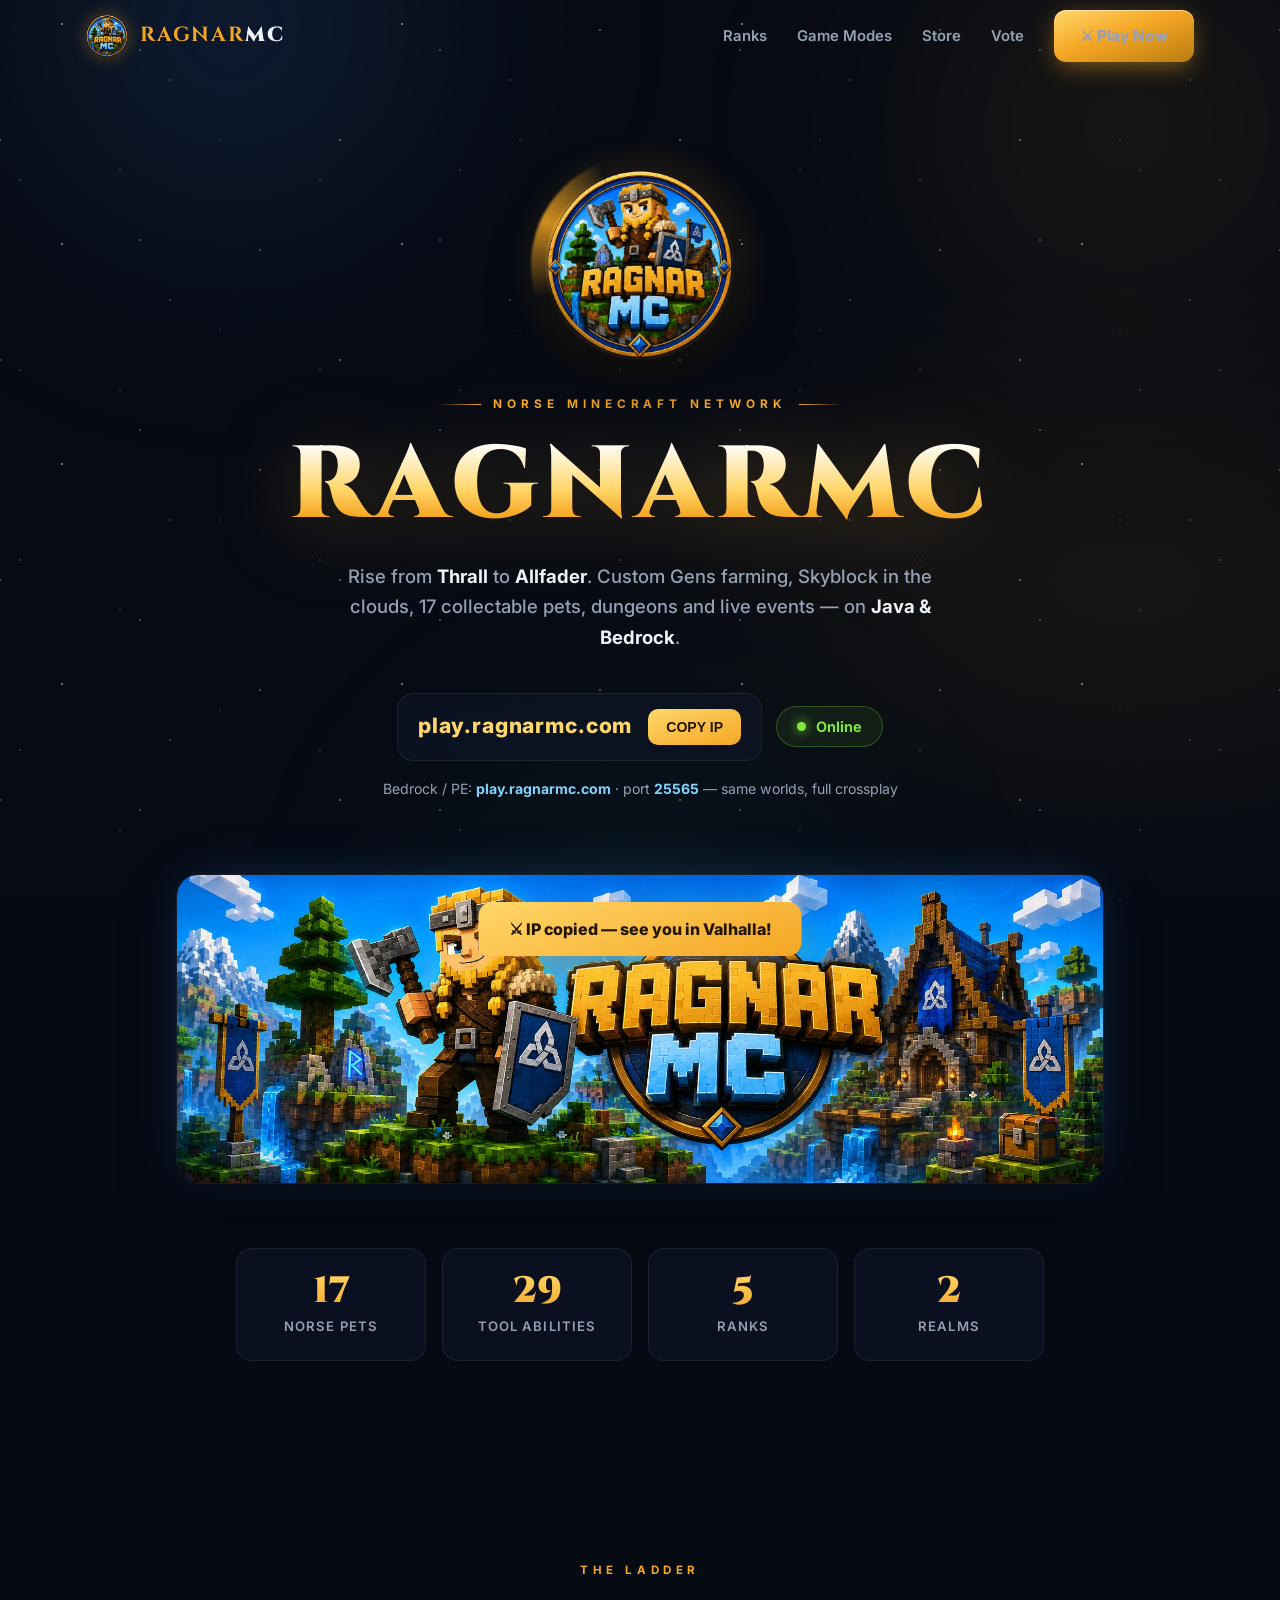
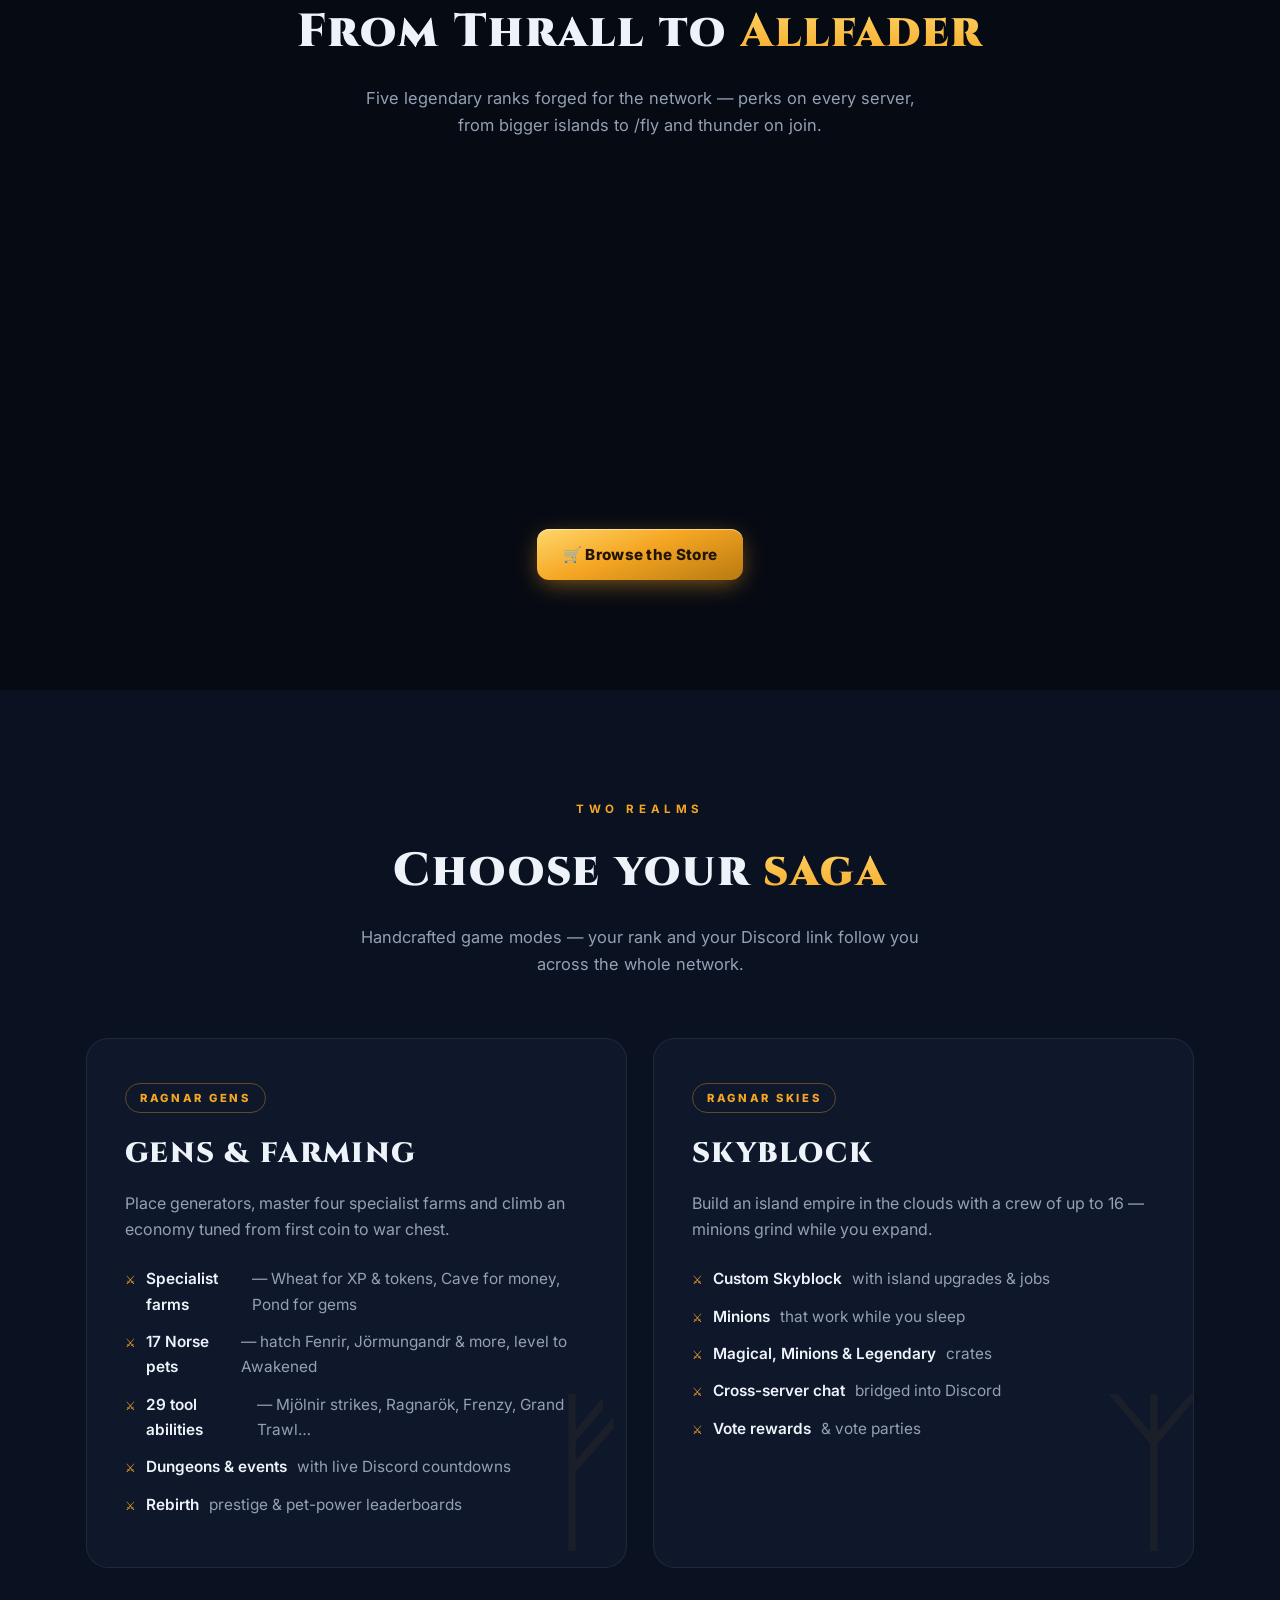
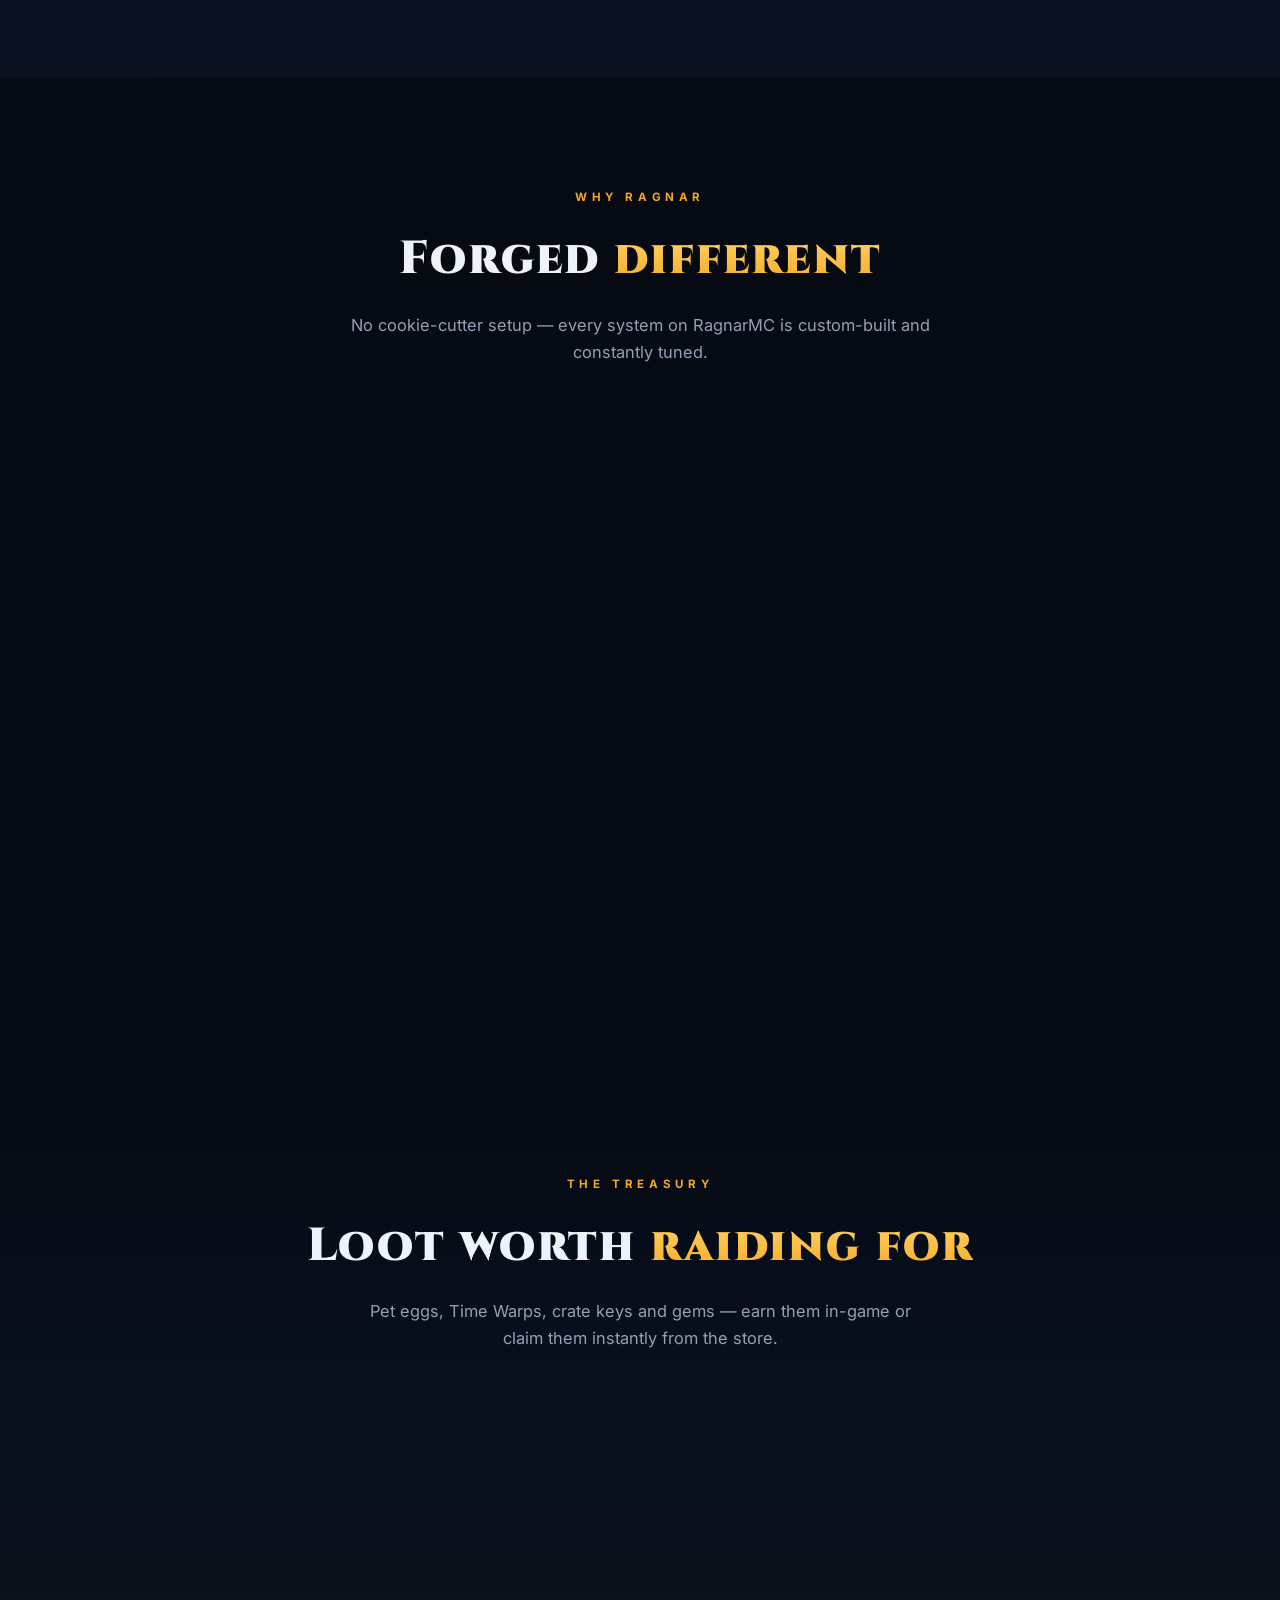
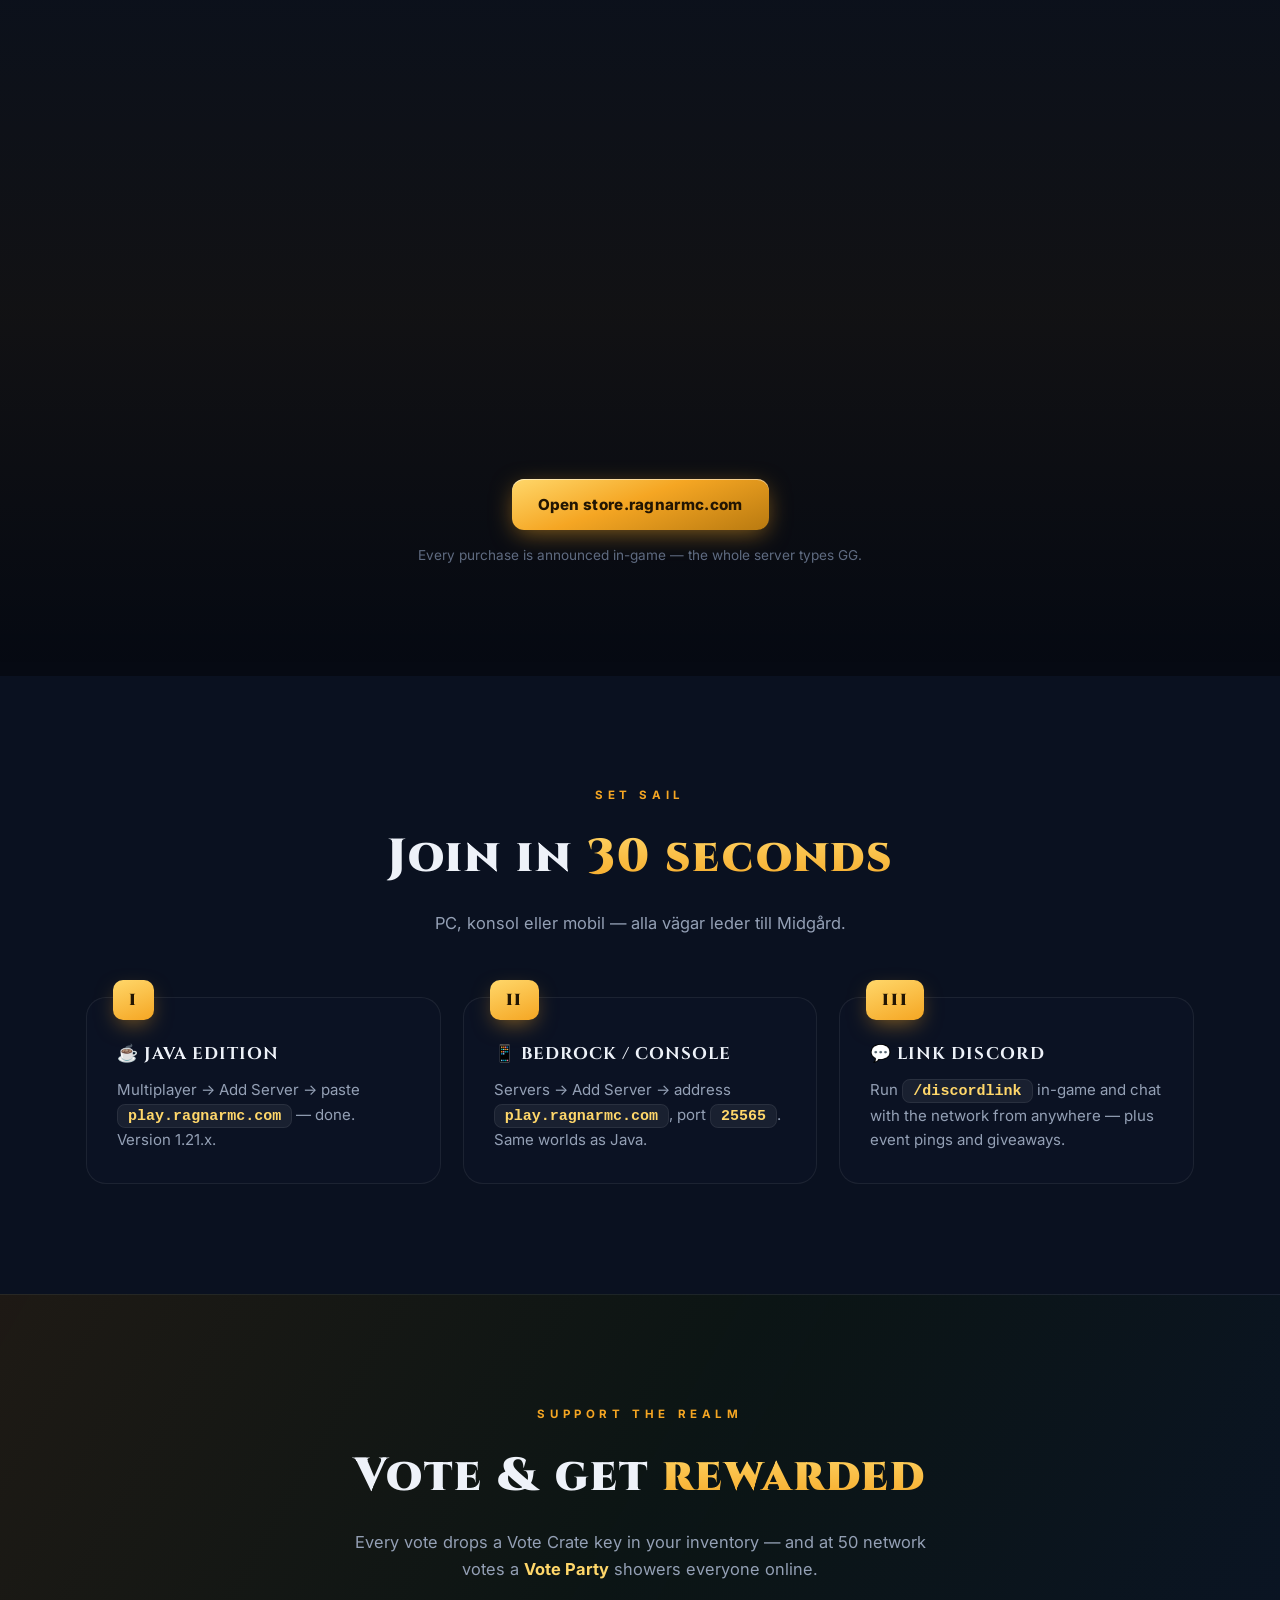
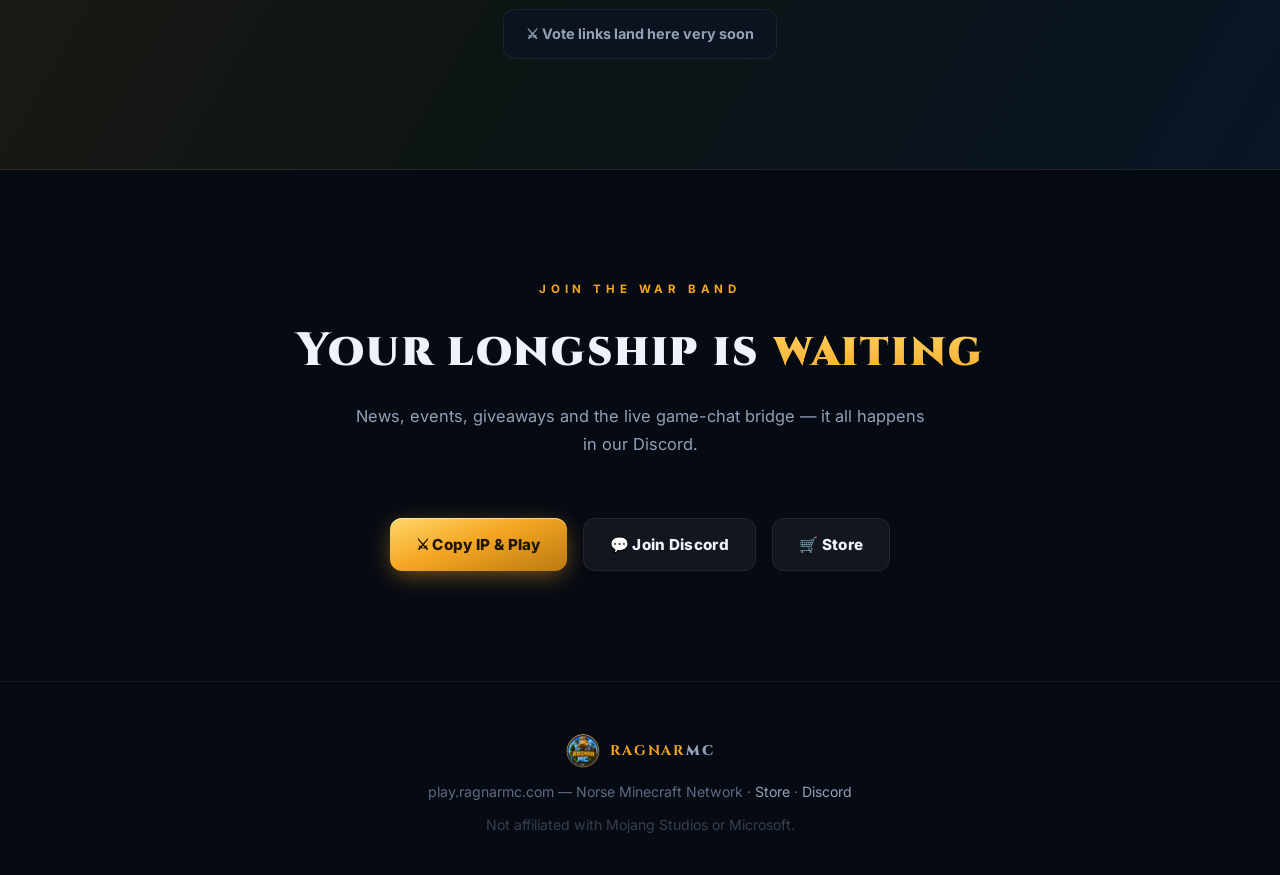
<file: index.html>
<!DOCTYPE html>
<html lang="en">
<head>
<meta charset="UTF-8">
<meta name="viewport" content="width=device-width, initial-scale=1.0">
<title>RagnarMC — Norse Minecraft Server | Gens, Skyblock &amp; Pets (Java + Bedrock)</title>
<meta name="description" content="Join RagnarMC, the Norse-themed Minecraft server. Custom Gens farming, Skyblock, 17 collectable pets, dungeons, crates and live events. Java &amp; Bedrock crossplay — IP: play.ragnarmc.com">
<meta name="keywords" content="minecraft server, minecraft gens server, minecraft skyblock server, norse minecraft server, minecraft pets server, bedrock minecraft server, crossplay minecraft server, ragnarmc, play.ragnarmc.com">
<meta name="author" content="RagnarMC">
<meta name="robots" content="index, follow, max-image-preview:large">
<meta name="theme-color" content="#060a13">
<link rel="canonical" href="https://www.ragnarmc.com/">
<link rel="icon" type="image/png" sizes="32x32" href="assets/favicon-32.png">
<link rel="apple-touch-icon" sizes="180x180" href="assets/apple-touch-icon.png">
<link rel="manifest" href="site.webmanifest">
<link rel="dns-prefetch" href="https://api.mcsrvstat.us">
<link rel="preload" as="image" href="assets/logo.webp" fetchpriority="high">
<link rel="preload" as="image" href="assets/banner.webp">

<!-- Open Graph -->
<meta property="og:site_name" content="RagnarMC">
<meta property="og:title" content="RagnarMC — Norse Minecraft Server | Gens, Skyblock &amp; Pets">
<meta property="og:description" content="Rise from Thrall to Allfader. Custom Gens farming, Skyblock, 17 collectable pets, dungeons &amp; live events. Java + Bedrock — play.ragnarmc.com">
<meta property="og:image" content="https://vertidag-cell.github.io/ragnarmc-web/assets/og-card.jpg">
<meta property="og:image:width" content="1200">
<meta property="og:image:height" content="630">
<meta property="og:image:alt" content="RagnarMC — Norse Minecraft world banner">
<meta property="og:url" content="https://www.ragnarmc.com/">
<meta property="og:type" content="website">
<meta property="og:locale" content="en_US">

<!-- Twitter -->
<meta name="twitter:card" content="summary_large_image">
<meta name="twitter:title" content="RagnarMC — Norse Minecraft Server">
<meta name="twitter:description" content="Custom Gens • Skyblock • 17 Pets • Dungeons • Events. Java + Bedrock crossplay — play.ragnarmc.com">
<meta name="twitter:image" content="https://vertidag-cell.github.io/ragnarmc-web/assets/og-card.jpg">

<!-- Structured data -->
<script type="application/ld+json">{"@context":"https://schema.org","@graph":[{"@type":"WebSite","@id":"https://www.ragnarmc.com/#website","name":"RagnarMC","url":"https://www.ragnarmc.com/","description":"Norse-themed Minecraft network with custom Gens, Skyblock, pets and events.","publisher":{"@id":"https://www.ragnarmc.com/#org"}},{"@type":"Organization","@id":"https://www.ragnarmc.com/#org","name":"RagnarMC","url":"https://www.ragnarmc.com/","logo":"https://vertidag-cell.github.io/ragnarmc-web/assets/logo.webp","sameAs":["https://discord.gg/FnFb5zNdnD","https://store.ragnarmc.com"]},{"@type":"VideoGame","name":"RagnarMC","url":"https://www.ragnarmc.com/","image":"https://vertidag-cell.github.io/ragnarmc-web/assets/banner.webp","description":"Norse Minecraft network featuring custom Gens farming, Skyblock, 17 collectable pets, dungeons, crates and live server events. Java and Bedrock crossplay.","genre":["Sandbox","Survival","Economy"],"gamePlatform":["Minecraft: Java Edition","Minecraft: Bedrock Edition"],"playMode":"MultiPlayer","operatingSystem":"Windows, macOS, Linux, Android, iOS, Xbox, PlayStation, Nintendo Switch","applicationCategory":"Game","offers":{"@type":"Offer","price":"0","priceCurrency":"USD"}},{"@type":"FAQPage","mainEntity":[{"@type":"Question","name":"What is the RagnarMC server IP?","acceptedAnswer":{"@type":"Answer","text":"The IP is play.ragnarmc.com for both Java and Bedrock. Bedrock players use port 25565."}},{"@type":"Question","name":"Does RagnarMC support Bedrock and crossplay?","acceptedAnswer":{"@type":"Answer","text":"Yes. RagnarMC supports full crossplay - Java and Bedrock players share the same worlds. Connect with play.ragnarmc.com, port 25565 on Bedrock."}},{"@type":"Question","name":"What game modes does RagnarMC have?","acceptedAnswer":{"@type":"Answer","text":"RagnarMC features two custom modes: Ragnar Gens (generator farming with 17 pets, tool abilities, dungeons and rebirth) and Ragnar Skies (custom Skyblock with minions, island teams and crates)."}},{"@type":"Question","name":"What Minecraft version does RagnarMC run?","acceptedAnswer":{"@type":"Answer","text":"RagnarMC runs on Minecraft 1.21.x for both Java and Bedrock editions."}}]}]}</script>
<link rel="icon" type="image/webp" href="assets/logo.webp">
<link rel="preconnect" href="https://fonts.googleapis.com">
<link rel="preconnect" href="https://fonts.gstatic.com" crossorigin>
<link href="https://fonts.googleapis.com/css2?family=Cinzel:wght@600;700;900&family=Inter:wght@400;500;600;700;800&display=swap" rel="stylesheet">
<style>
:root{
  --bg:#060a13; --bg-2:#0a1120; --panel:rgba(13,20,36,.72); --panel-2:rgba(17,26,46,.85);
  --line:rgba(255,255,255,.07); --line-hi:rgba(245,166,35,.45);
  --gold:#f5a623; --gold-2:#ffd76a; --gold-3:#b97a10;
  --blue:#3f8fff; --blue-2:#7fd4ff; --green:#7ee83b; --pink:#ff4fa0;
  --txt:#eef2f9; --dim:#94a0b5; --dim-2:#5f6b80;
  --r:18px; --shadow:0 24px 60px -12px rgba(0,0,0,.55);
}
*{margin:0;padding:0;box-sizing:border-box}
::selection{background:rgba(245,166,35,.35)}
html{scroll-behavior:smooth}
body{background:var(--bg);color:var(--txt);font-family:'Inter',sans-serif;line-height:1.65;overflow-x:hidden;
  background-image:
    radial-gradient(1100px 640px at 50% -12%, rgba(63,143,255,.10), transparent 62%),
    radial-gradient(900px 520px at 88% 8%, rgba(245,166,35,.07), transparent 60%),
    radial-gradient(700px 700px at 4% 40%, rgba(63,143,255,.05), transparent 60%);
}
h1,h2,h3,.display{font-family:'Cinzel',serif}
a{text-decoration:none;color:var(--gold-2)}
img{max-width:100%;display:block}
.wrap{max-width:1160px;margin:0 auto;padding:0 26px}

/* ─── grain + embers ─── */
.grain{position:fixed;inset:0;z-index:60;pointer-events:none;opacity:.05;mix-blend-mode:overlay;
  background-image:url("data:image/svg+xml,%3Csvg xmlns='http://www.w3.org/2000/svg' width='140' height='140'%3E%3Cfilter id='n'%3E%3CfeTurbulence type='fractalNoise' baseFrequency='0.85' numOctaves='2'/%3E%3C/filter%3E%3Crect width='100%25' height='100%25' filter='url(%23n)'/%3E%3C/svg%3E")}
.sky{position:fixed;inset:0;z-index:0;pointer-events:none;overflow:hidden}
.aurora{position:absolute;width:52vw;height:52vw;min-width:560px;min-height:560px;border-radius:50%;filter:blur(90px);opacity:.5;mix-blend-mode:screen;will-change:transform}
.a1{top:-24vw;left:-8vw;background:radial-gradient(circle,rgba(63,143,255,.32),transparent 65%);animation:drift1 34s ease-in-out infinite alternate}
.a2{top:-16vw;right:-14vw;background:radial-gradient(circle,rgba(245,166,35,.20),transparent 65%);animation:drift2 41s ease-in-out infinite alternate}
.a3{bottom:-30vw;left:24vw;background:radial-gradient(circle,rgba(46,220,180,.14),transparent 65%);animation:drift3 47s ease-in-out infinite alternate}
@keyframes drift1{to{transform:translate(14vw,10vh) scale(1.25)}}
@keyframes drift2{to{transform:translate(-12vw,14vh) scale(1.15) rotate(20deg)}}
@keyframes drift3{to{transform:translate(-10vw,-12vh) scale(1.3)}}
.stars,.stars2{position:absolute;inset:-50%;background-repeat:repeat}
.stars{background-image:radial-gradient(1.4px 1.4px at 22px 34px,rgba(255,255,255,.8),transparent),radial-gradient(1px 1px at 130px 90px,rgba(255,255,255,.55),transparent),radial-gradient(1.2px 1.2px at 220px 40px,rgba(200,225,255,.7),transparent),radial-gradient(1px 1px at 80px 180px,rgba(255,255,255,.4),transparent),radial-gradient(1.6px 1.6px at 300px 150px,rgba(255,220,150,.6),transparent);background-size:340px 220px;animation:starDrift 160s linear infinite}
.stars2{background-image:radial-gradient(1px 1px at 60px 60px,rgba(255,255,255,.5),transparent),radial-gradient(1.3px 1.3px at 180px 120px,rgba(180,215,255,.6),transparent),radial-gradient(1px 1px at 260px 20px,rgba(255,255,255,.35),transparent);background-size:300px 190px;animation:starDrift 220s linear infinite reverse,twinkle 5s ease-in-out infinite}
@keyframes starDrift{to{transform:translate(340px,220px)}}
@keyframes twinkle{50%{opacity:.35}}
.embers{position:fixed;inset:0;z-index:0;pointer-events:none;overflow:hidden}
.embers span{position:absolute;bottom:-12px;width:4px;height:4px;border-radius:50%;
  background:radial-gradient(circle,var(--gold-2),transparent 70%);
  animation:rise linear infinite;opacity:0}
.embers span.blue{background:radial-gradient(circle,var(--blue-2),transparent 70%)}
@keyframes rise{
  0%{transform:translateY(0) translateX(0) scale(1);opacity:0}
  8%{opacity:.85}
  60%{opacity:.5}
  100%{transform:translateY(-108vh) translateX(var(--sway,30px)) scale(.35);opacity:0}
}

/* ─── nav ─── */
nav{position:fixed;top:0;left:0;right:0;z-index:50;transition:background .3s,border-color .3s;border-bottom:1px solid transparent}
nav.scrolled{background:rgba(6,10,19,.86);backdrop-filter:blur(16px);border-color:var(--line)}
nav .wrap{display:flex;align-items:center;justify-content:space-between;height:72px}
.brand{display:flex;align-items:center;gap:12px;font-family:'Cinzel',serif;font-weight:900;font-size:1.28rem;letter-spacing:.1em;color:var(--txt)}
.brand img{width:42px;height:42px;border-radius:50%;box-shadow:0 0 18px rgba(245,166,35,.35)}
.brand b{color:var(--gold)}
.navlinks{display:flex;gap:30px;align-items:center;font-size:.93rem;font-weight:600}
.navlinks>a{color:var(--dim);transition:color .2s;position:relative}
.navlinks>a:hover{color:var(--gold-2)}
.btn{display:inline-flex;align-items:center;gap:10px;padding:13px 26px;border-radius:12px;font-weight:800;font-size:.95rem;letter-spacing:.02em;cursor:pointer;border:none;transition:transform .16s cubic-bezier(.2,.9,.3,1.4),box-shadow .25s,border-color .2s}
.btn-gold{background:linear-gradient(160deg,var(--gold-2) 0%,var(--gold) 45%,var(--gold-3) 100%);color:#221503;box-shadow:0 6px 24px -4px rgba(245,166,35,.55),inset 0 1px 0 rgba(255,255,255,.5)}
.btn-gold:hover{transform:translateY(-2px) scale(1.02);box-shadow:0 12px 34px -6px rgba(245,166,35,.7),inset 0 1px 0 rgba(255,255,255,.5)}
.btn-glass{background:rgba(255,255,255,.05);color:var(--txt);border:1px solid var(--line);backdrop-filter:blur(8px)}
.btn-glass:hover{border-color:var(--line-hi);color:var(--gold-2);transform:translateY(-2px)}

/* ─── hero ─── */
header{position:relative;padding:170px 0 90px;text-align:center;z-index:1}
.hero-logo{width:190px;height:190px;margin:0 auto 26px;border-radius:50%;position:relative;animation:float 7s ease-in-out infinite}
.hero-logo img{border-radius:50%;position:relative;z-index:2;box-shadow:0 30px 70px -18px rgba(0,0,0,.8)}
.hero-logo::before{content:"";position:absolute;inset:-14px;border-radius:50%;
  background:conic-gradient(from 0deg,transparent 0 70%,rgba(245,166,35,.9) 82%,transparent 94%);
  animation:spin 6s linear infinite;filter:blur(1px)}
.hero-logo::after{content:"";position:absolute;inset:-46px;border-radius:50%;z-index:-1;
  background:radial-gradient(circle,rgba(245,166,35,.28),transparent 66%)}
@keyframes float{50%{transform:translateY(-14px)}}
@keyframes spin{to{transform:rotate(360deg)}}
.kicker{display:inline-flex;align-items:center;gap:12px;color:var(--gold);font-weight:700;letter-spacing:.42em;font-size:.74rem;text-transform:uppercase;margin-bottom:20px}
.kicker::before,.kicker::after{content:"";width:44px;height:1px;background:linear-gradient(90deg,transparent,var(--gold))}
.kicker::after{background:linear-gradient(90deg,var(--gold),transparent)}
h1.title{font-size:clamp(3.2rem,9.5vw,6.4rem);font-weight:900;letter-spacing:.05em;line-height:1.02;
  background:linear-gradient(180deg,#fff 8%,var(--gold-2) 52%,var(--gold) 78%,var(--gold-3));
  -webkit-background-clip:text;background-clip:text;color:transparent;
  filter:drop-shadow(0 10px 40px rgba(245,166,35,.28));position:relative}
.tagline{color:var(--dim);font-size:1.16rem;max-width:600px;margin:22px auto 40px;font-weight:500}
.tagline b{color:var(--txt)}
.ip-row{display:flex;flex-wrap:wrap;gap:14px;justify-content:center;align-items:center;margin-bottom:16px}
.ipbox{display:inline-flex;align-items:center;gap:16px;background:var(--panel);border:1px solid var(--line);border-radius:16px;padding:15px 20px;backdrop-filter:blur(12px);transition:border-color .25s,box-shadow .25s}
.ipbox:hover{border-color:var(--line-hi);box-shadow:0 0 34px -6px rgba(245,166,35,.35)}
.ipbox code{font-size:1.32rem;font-weight:800;color:var(--gold-2);letter-spacing:.04em;font-family:'Inter',monospace}
.copy{background:linear-gradient(160deg,var(--gold-2),var(--gold));color:#221503;border:none;border-radius:10px;padding:10px 18px;font-weight:800;cursor:pointer;font-size:.88rem;transition:transform .14s}
.copy:hover{transform:scale(1.06)}
.bedrock{color:var(--dim);font-size:.88rem;margin-bottom:26px}
.bedrock b{color:var(--blue-2)}
.status{display:inline-flex;align-items:center;gap:10px;background:rgba(126,232,59,.07);border:1px solid rgba(126,232,59,.28);color:var(--green);border-radius:99px;padding:8px 20px;font-weight:700;font-size:.9rem;backdrop-filter:blur(8px)}
.dot{width:9px;height:9px;border-radius:50%;background:var(--green);box-shadow:0 0 12px var(--green);animation:pulse 2.2s infinite}
@keyframes pulse{50%{opacity:.35}}

.banner-frame{max-width:980px;margin:74px auto 0;padding:0 26px}
.banner-tilt{border-radius:22px;overflow:hidden;border:1px solid var(--line);box-shadow:var(--shadow),0 0 60px -18px rgba(63,143,255,.4);position:relative;animation:float 9s ease-in-out infinite}
.banner-tilt img{width:100%;height:auto}
.banner-tilt::after{content:"";position:absolute;inset:0;background:linear-gradient(115deg,transparent 30%,rgba(255,255,255,.09) 46%,transparent 60%);transform:translateX(-120%);animation:sheen 6.5s 2s infinite}
@keyframes sheen{12%{transform:translateX(120%)}100%{transform:translateX(120%)}}

/* ─── sections ─── */
section{position:relative;padding:110px 0;z-index:1}
.sec-kicker{text-align:center;color:var(--gold);letter-spacing:.4em;font-size:.72rem;font-weight:700;text-transform:uppercase;margin-bottom:14px}
.sec-title{text-align:center;font-size:clamp(1.9rem,4.4vw,2.9rem);font-weight:900;letter-spacing:.04em;margin-bottom:14px}
.sec-title em{font-style:normal;background:linear-gradient(180deg,var(--gold-2),var(--gold));-webkit-background-clip:text;background-clip:text;color:transparent}
.sec-sub{text-align:center;color:var(--dim);max-width:580px;margin:0 auto 60px;font-size:1.03rem}

/* rank ladder */
.ranks{display:grid;grid-template-columns:repeat(auto-fit,minmax(170px,1fr));gap:20px;align-items:end}
.rank{position:relative;text-align:center;padding:18px 10px 22px;border-radius:var(--r);background:var(--panel);border:1px solid var(--line);transition:transform .3s cubic-bezier(.2,.9,.3,1.2),border-color .25s,box-shadow .3s;will-change:transform}
.rank:hover{transform:translateY(-10px) scale(1.03);border-color:var(--line-hi);box-shadow:0 26px 50px -16px rgba(0,0,0,.7),0 0 44px -10px rgba(245,166,35,.35)}
.rank img{width:100%;max-width:190px;margin:0 auto;filter:drop-shadow(0 16px 26px rgba(0,0,0,.55));transition:transform .3s}
.rank:hover img{transform:scale(1.07)}
.rank .nm{font-family:'Cinzel',serif;font-weight:700;letter-spacing:.14em;font-size:.86rem;margin-top:10px;color:var(--dim)}
.rank .pr{font-weight:800;font-size:.92rem;margin-top:3px;color:var(--ac)}
.rank.hot{background:linear-gradient(180deg,rgba(245,166,35,.10),var(--panel));border-color:rgba(245,166,35,.35)}
.rank.hot .nm{color:var(--gold-2)}
.rank .tagchip{position:absolute;top:10px;right:10px;background:linear-gradient(160deg,var(--gold-2),var(--gold));color:#221503;font-size:.62rem;font-weight:800;letter-spacing:.08em;padding:4px 9px;border-radius:99px;z-index:2}

/* game modes */
.modes{display:grid;grid-template-columns:repeat(auto-fit,minmax(340px,1fr));gap:26px}
.mode{position:relative;overflow:hidden;border-radius:22px;padding:44px 38px;background:var(--panel-2);border:1px solid var(--line);transition:transform .3s,border-color .25s,box-shadow .3s}
.mode:hover{transform:translateY(-7px);border-color:var(--line-hi);box-shadow:var(--shadow)}
.mode::before{content:attr(data-rune);position:absolute;right:-14px;bottom:-58px;font-size:11rem;font-family:'Cinzel',serif;opacity:.05;color:var(--gold);pointer-events:none}
.mode .chip{display:inline-block;font-size:.7rem;font-weight:800;letter-spacing:.24em;color:var(--gold);border:1px solid rgba(245,166,35,.35);border-radius:99px;padding:5px 14px;margin-bottom:18px;text-transform:uppercase}
.mode h3{font-size:1.75rem;font-weight:900;letter-spacing:.05em;margin-bottom:12px}
.mode p{color:var(--dim);margin-bottom:18px}
.mode ul{list-style:none}
.mode li{padding:6px 0;color:var(--dim);font-size:.96rem;display:flex;gap:10px;align-items:baseline}
.mode li::before{content:"⚔";color:var(--gold);font-size:.75rem;flex:none}
.mode li b{color:var(--txt);font-weight:600}

/* features */
.feats{display:grid;grid-template-columns:repeat(auto-fit,minmax(280px,1fr));gap:20px}
.feat{background:var(--panel);border:1px solid var(--line);border-radius:var(--r);padding:30px 28px;transition:transform .28s,border-color .22s,box-shadow .3s}
.feat:hover{transform:translateY(-6px);border-color:var(--line-hi);box-shadow:0 18px 44px -14px rgba(0,0,0,.6)}
.feat .ico{width:52px;height:52px;display:grid;place-items:center;font-size:1.5rem;border-radius:14px;background:linear-gradient(160deg,rgba(245,166,35,.18),rgba(245,166,35,.05));border:1px solid rgba(245,166,35,.25);margin-bottom:18px}
.feat h3{font-size:1.08rem;font-weight:700;letter-spacing:.05em;margin-bottom:8px;color:var(--txt)}
.feat p{color:var(--dim);font-size:.93rem}

/* treasury */
#treasury{background:linear-gradient(180deg,transparent,rgba(63,143,255,.05) 30%,rgba(245,166,35,.05) 70%,transparent)}
.loot{display:grid;grid-template-columns:repeat(auto-fit,minmax(180px,1fr));gap:8px;align-items:center;margin-bottom:44px}
.loot img{width:100%;max-width:210px;margin:0 auto;filter:drop-shadow(0 20px 30px rgba(0,0,0,.6));transition:transform .35s cubic-bezier(.2,.9,.3,1.3)}
.loot .li{animation:float 6s ease-in-out infinite}
.loot .li:nth-child(2){animation-delay:-1.5s}.loot .li:nth-child(3){animation-delay:-3s}.loot .li:nth-child(4){animation-delay:-4.5s}.loot .li:nth-child(5){animation-delay:-2.2s}
.loot .li:hover img{transform:scale(1.12) rotate(2deg)}
.center{text-align:center}

/* vote + discord */
.cta-band{border-block:1px solid var(--line);background:linear-gradient(120deg,rgba(245,166,35,.10),rgba(126,232,59,.05) 50%,rgba(63,143,255,.08));text-align:center}
.btnrow{display:flex;gap:16px;justify-content:center;flex-wrap:wrap;margin-top:30px}
.votechips{display:flex;gap:12px;justify-content:center;flex-wrap:wrap;margin-top:26px}
.votechips a,.votechips span{background:var(--panel);border:1px solid var(--line);border-radius:12px;padding:12px 22px;color:var(--dim);font-weight:700;font-size:.9rem;transition:border-color .2s,color .2s,transform .15s}
.votechips a:hover{border-color:var(--line-hi);color:var(--gold-2);transform:translateY(-2px)}

footer{border-top:1px solid var(--line);padding:52px 0 40px;text-align:center;color:var(--dim-2);font-size:.88rem;position:relative;z-index:1}
footer .fbrand{display:flex;justify-content:center;align-items:center;gap:10px;font-family:'Cinzel',serif;font-weight:900;letter-spacing:.12em;color:var(--dim);margin-bottom:12px}
footer .fbrand img{width:34px;height:34px;border-radius:50%}
footer a{color:var(--dim)}footer a:hover{color:var(--gold-2)}

.toast{position:fixed;bottom:34px;left:50%;transform:translateX(-50%) translateY(90px);background:linear-gradient(160deg,var(--gold-2),var(--gold));color:#221503;font-weight:800;padding:14px 30px;border-radius:14px;transition:transform .35s cubic-bezier(.2,.9,.3,1.3);z-index:99;box-shadow:0 16px 40px -8px rgba(245,166,35,.5)}
.toast.show{transform:translateX(-50%) translateY(0)}

.reveal{opacity:0;transform:translateY(30px);transition:opacity .7s ease,transform .7s cubic-bezier(.2,.7,.3,1)}
.reveal.in{opacity:1;transform:none}
@media(max-width:680px){.navlinks a.hide-sm{display:none}header{padding-top:130px}.hero-logo{width:150px;height:150px}}
@media(prefers-reduced-motion:reduce){*,*::before,*::after{animation:none!important;transition:none!important}.reveal{opacity:1;transform:none}}

/* scroll progress */
.progress{position:fixed;top:0;left:0;height:3px;width:0;z-index:70;background:linear-gradient(90deg,var(--gold-3),var(--gold-2));box-shadow:0 0 12px rgba(245,166,35,.6)}
/* rank-identiteter */
.rank{--ac:var(--gold)}
.rank.c-v{--ac:#57bb5f}.rank.c-b{--ac:#55ffff}.rank.c-j{--ac:#f5a623}.rank.c-o{--ac:#ff5e5e}.rank.c-a{--ac:#b57aff}
.rank:hover{border-color:var(--ac);box-shadow:0 26px 50px -16px rgba(0,0,0,.7),0 0 46px -8px var(--ac)}
.rank:hover .nm{color:var(--ac)}
.rank .tier{position:absolute;top:10px;left:12px;font-family:'Cinzel',serif;font-weight:900;font-size:.72rem;letter-spacing:.18em;color:var(--dim-2)}
.rank:hover .tier{color:var(--ac)}
/* stats-remsa */
.stats{display:grid;grid-template-columns:repeat(auto-fit,minmax(150px,1fr));gap:16px;max-width:860px;margin:64px auto 0;padding:0 26px}
.stat{background:var(--panel);border:1px solid var(--line);border-radius:16px;padding:22px 12px;text-align:center;backdrop-filter:blur(10px);transition:border-color .25s,transform .25s}
.stat:hover{border-color:var(--line-hi);transform:translateY(-4px)}
.stat b{display:block;font-family:'Cinzel',serif;font-size:2.3rem;font-weight:900;line-height:1.1;background:linear-gradient(180deg,var(--gold-2),var(--gold));-webkit-background-clip:text;background-clip:text;color:transparent}
.stat span{color:var(--dim);font-size:.82rem;font-weight:600;letter-spacing:.08em;text-transform:uppercase}
/* how to join */
.steps{display:grid;grid-template-columns:repeat(auto-fit,minmax(280px,1fr));gap:22px;counter-reset:step}
.step{position:relative;background:var(--panel);border:1px solid var(--line);border-radius:20px;padding:36px 30px 30px;transition:transform .28s,border-color .22s,box-shadow .3s}
.step:hover{transform:translateY(-6px);border-color:var(--line-hi);box-shadow:var(--shadow)}
.step::before{counter-increment:step;content:counter(step,upper-roman);position:absolute;top:-18px;left:26px;font-family:'Cinzel',serif;font-weight:900;font-size:1rem;letter-spacing:.1em;color:#221503;background:linear-gradient(160deg,var(--gold-2),var(--gold));padding:7px 16px;border-radius:10px;box-shadow:0 8px 22px -6px rgba(245,166,35,.55)}
.step h3{font-size:1.06rem;letter-spacing:.06em;margin:6px 0 10px;color:var(--txt)}
.step p{color:var(--dim);font-size:.94rem}
.step code{background:rgba(255,255,255,.06);border:1px solid var(--line);border-radius:8px;padding:2px 10px;color:var(--gold-2);font-weight:700;white-space:nowrap}
/* loot-tooltips */
.li{position:relative}
.li[data-tip]::after{content:attr(data-tip);position:absolute;left:50%;bottom:-8px;transform:translateX(-50%) translateY(8px);background:rgba(8,12,22,.96);border:1px solid var(--line-hi);color:var(--gold-2);font-size:.78rem;font-weight:700;padding:8px 14px;border-radius:10px;white-space:nowrap;opacity:0;pointer-events:none;transition:opacity .22s,transform .22s;z-index:5}
.li[data-tip]:hover::after{opacity:1;transform:translateX(-50%) translateY(0)}

/* crates */
.crates{display:grid;grid-template-columns:repeat(auto-fit,minmax(280px,1fr));gap:24px;max-width:760px;margin:0 auto 44px}
.crate{position:relative;border-radius:20px;overflow:hidden;border:1px solid var(--line);background:var(--panel);transition:transform .3s,border-color .25s,box-shadow .3s}
.crate:hover{transform:translateY(-8px) scale(1.02);border-color:var(--line-hi);box-shadow:0 30px 60px -18px rgba(0,0,0,.75),0 0 50px -12px rgba(245,166,35,.4)}
.crate img{width:100%;transition:transform .4s}
.crate:hover img{transform:scale(1.06)}
.crate .lbl{position:absolute;left:0;right:0;bottom:0;padding:40px 20px 16px;text-align:center;font-family:'Cinzel',serif;font-weight:900;letter-spacing:.14em;font-size:1rem;color:var(--gold-2);background:linear-gradient(180deg,transparent,rgba(4,7,13,.92) 55%)}
/* shooting stars */
.shoot{position:fixed;top:0;left:0;width:130px;height:2px;z-index:0;pointer-events:none;border-radius:2px;background:linear-gradient(90deg,rgba(255,255,255,.9),transparent);opacity:0;transform-origin:left}
/* back to top */
.totop{position:fixed;right:26px;bottom:26px;z-index:65;width:50px;height:50px;border-radius:14px;display:grid;place-items:center;background:var(--panel-2);border:1px solid var(--line);color:var(--gold-2);font-size:1.25rem;cursor:pointer;opacity:0;pointer-events:none;transition:opacity .3s,transform .2s,border-color .2s;backdrop-filter:blur(10px)}
.totop.show{opacity:1;pointer-events:auto}
.totop:hover{transform:translateY(-3px);border-color:var(--line-hi)}
</style>
</head>
<body>
<div class="progress" id="progress"></div>
<div class="grain"></div>
<div class="sky"><div class="stars"></div><div class="stars2"></div><div class="aurora a1"></div><div class="aurora a2"></div><div class="aurora a3"></div></div>
<div class="embers" id="embers"></div>

<nav id="nav"><div class="wrap">
  <a class="brand" href="#top"><img src="assets/logo.webp" alt="" width="42" height="42"><span><b>RAGNAR</b>MC</span></a>
  <div class="navlinks">
    <a href="#ranks" class="hide-sm">Ranks</a>
    <a href="#modes" class="hide-sm">Game Modes</a>
    <a href="#treasury" class="hide-sm">Store</a>
    <a href="#vote" class="hide-sm">Vote</a>
    <a class="btn btn-gold" href="#top" onclick="copyIP(event)">⚔ Play Now</a>
  </div>
</div></nav>

<header id="top">
  <div class="wrap">
    <div class="hero-logo"><img src="assets/logo.webp" alt="RagnarMC" width="190" height="190"></div>
    <div class="kicker">Norse Minecraft Network</div>
    <h1 class="title">RAGNARMC</h1>
    <p class="tagline">Rise from <b>Thrall</b> to <b>Allfader</b>. Custom Gens farming, Skyblock in the clouds, 17 collectable pets, dungeons and live events — on <b>Java &amp; Bedrock</b>.</p>
    <div class="ip-row">
      <div class="ipbox">
        <code id="ip">play.ragnarmc.com</code>
        <button class="copy" onclick="copyIP(event)">COPY IP</button>
      </div>
      <span class="status"><span class="dot"></span><span id="status-txt">Checking the realm…</span></span>
    </div>
    <div class="bedrock">Bedrock / PE: <b>play.ragnarmc.com</b> · port <b>25565</b> — same worlds, full crossplay</div>
  </div>
  <div class="banner-frame reveal">
    <div class="banner-tilt" id="banner"><img src="assets/banner.webp" alt="RagnarMC — Norse Minecraft world" width="1800" height="600" fetchpriority="high"></div>
  </div>
  <div class="stats reveal">
    <div class="stat"><b data-count="17">0</b><span>Norse Pets</span></div>
    <div class="stat"><b data-count="29">0</b><span>Tool Abilities</span></div>
    <div class="stat"><b data-count="5">0</b><span>Ranks</span></div>
    <div class="stat"><b data-count="2">0</b><span>Realms</span></div>
  </div>
</header>

<section id="ranks">
  <div class="wrap">
    <div class="sec-kicker">The Ladder</div>
    <h2 class="sec-title">From Thrall to <em>Allfader</em></h2>
    <p class="sec-sub">Five legendary ranks forged for the network — perks on every server, from bigger islands to /fly and thunder on join.</p>
    <div class="ranks">
      <div class="rank reveal tilt c-v"><span class="tier">TIER I</span><img src="assets/rank-viking.webp" alt="Viking rank" loading="lazy"><div class="nm">VIKING</div><div class="pr">$4.99</div></div>
      <div class="rank reveal tilt c-b"><span class="tier">TIER II</span><img src="assets/rank-berserker.webp" alt="Berserker rank" loading="lazy"><div class="nm">BERSERKER</div><div class="pr">$9.99</div></div>
      <div class="rank reveal tilt hot c-j"><span class="tier">TIER III</span><span class="tagchip">POPULAR</span><img src="assets/rank-jarl.webp" alt="Jarl rank" loading="lazy"><div class="nm">JARL</div><div class="pr">$19.99</div></div>
      <div class="rank reveal tilt c-o"><span class="tier">TIER IV</span><img src="assets/rank-odin.webp" alt="Odin rank" loading="lazy"><div class="nm">ODIN</div><div class="pr">$39.99</div></div>
      <div class="rank reveal tilt c-a"><span class="tier">TIER V</span><img src="assets/rank-allfader.webp" alt="Allfader rank" loading="lazy"><div class="nm">ALLFADER</div><div class="pr">$79.99</div></div>
    </div>
    <div class="center" style="margin-top:44px">
      <a class="btn btn-gold" href="https://store.ragnarmc.com" target="_blank" rel="noopener">🛒 Browse the Store</a>
    </div>
  </div>
</section>

<section id="modes" style="background:var(--bg-2)">
  <div class="wrap">
    <div class="sec-kicker">Two Realms</div>
    <h2 class="sec-title">Choose your <em>saga</em></h2>
    <p class="sec-sub">Handcrafted game modes — your rank and your Discord link follow you across the whole network.</p>
    <div class="modes">
      <div class="mode reveal" data-rune="ᚠ">
        <span class="chip">Ragnar Gens</span>
        <h3>GENS &amp; FARMING</h3>
        <p>Place generators, master four specialist farms and climb an economy tuned from first coin to war chest.</p>
        <ul>
          <li><b>Specialist farms</b> — Wheat for XP &amp; tokens, Cave for money, Pond for gems</li>
          <li><b>17 Norse pets</b> — hatch Fenrir, Jörmungandr &amp; more, level to Awakened</li>
          <li><b>29 tool abilities</b> — Mjölnir strikes, Ragnarök, Frenzy, Grand Trawl…</li>
          <li><b>Dungeons &amp; events</b> with live Discord countdowns</li>
          <li><b>Rebirth</b> prestige &amp; pet-power leaderboards</li>
        </ul>
      </div>
      <div class="mode reveal" data-rune="ᛉ">
        <span class="chip">Ragnar Skies</span>
        <h3>SKYBLOCK</h3>
        <p>Build an island empire in the clouds with a crew of up to 16 — minions grind while you expand.</p>
        <ul>
          <li><b>Custom Skyblock</b> with island upgrades &amp; jobs</li>
          <li><b>Minions</b> that work while you sleep</li>
          <li><b>Magical, Minions &amp; Legendary</b> crates</li>
          <li><b>Cross-server chat</b> bridged into Discord</li>
          <li><b>Vote rewards</b> &amp; vote parties</li>
        </ul>
      </div>
    </div>
  </div>
</section>

<section id="features">
  <div class="wrap">
    <div class="sec-kicker">Why Ragnar</div>
    <h2 class="sec-title">Forged <em>different</em></h2>
    <p class="sec-sub">No cookie-cutter setup — every system on RagnarMC is custom-built and constantly tuned.</p>
    <div class="feats">
      <div class="feat reveal"><div class="ico">🐾</div><h3>Collectable Norse Pets</h3><p>17 pets with real powers, pity-protected eggs, awakening at max level, naming, signature auras and a Pet of the Day buff.</p></div>
      <div class="feat reveal"><div class="ico">🗡</div><h3>Live Events</h3><p>Double XP, Pet Frenzy, +1 Gens Tier and boss dungeons — every event announced in Discord with a live countdown.</p></div>
      <div class="feat reveal"><div class="ico">🎰</div><h3>Crates &amp; Coinflips</h3><p>Vote, Common and Legendary crates, plus public coinflips — every big win broadcast for the whole server to witness.</p></div>
      <div class="feat reveal"><div class="ico">💬</div><h3>Discord-linked Chat</h3><p>Game chat mirrors into Discord per server. Link once with /discordlink and talk to the network from your phone.</p></div>
      <div class="feat reveal"><div class="ico">📱</div><h3>Full Crossplay</h3><p>Java and Bedrock on the same worlds, same address. PC, console or phone — the shield wall has room for all.</p></div>
      <div class="feat reveal"><div class="ico">🛡</div><h3>Grind Safely</h3><p>Soulbound tools you can never lose, keep-inventory everywhere and modern anti-cheat guarding the realms.</p></div>
    </div>
  </div>
</section>

<section id="treasury">
  <div class="wrap">
    <div class="sec-kicker">The Treasury</div>
    <h2 class="sec-title">Loot worth <em>raiding for</em></h2>
    <p class="sec-sub">Pet eggs, Time Warps, crate keys and gems — earn them in-game or claim them instantly from the store.</p>
    <div class="loot">
      <div class="li reveal" data-tip="Rare 60% • Epic 15% — pity-protected"><img src="assets/egg-rare.webp" alt="Rare Pet Egg" loading="lazy"></div>
      <div class="li reveal" data-tip="Epic 50% • Mythic 10% — guaranteed Rare+"><img src="assets/egg-epic.webp" alt="Epic Pet Egg" loading="lazy"></div>
      <div class="li reveal" data-tip="Mythic 45% — your best shot at FENRIR"><img src="assets/egg-mythic.webp" alt="Mythic Pet Egg" loading="lazy"></div>
      <div class="li reveal" data-tip="Collects 1h of gen production — instantly"><img src="assets/timewarp.webp" alt="Time Warp" loading="lazy"></div>
      <div class="li reveal" data-tip="Spend on eggs, /fly, sell wands &amp; keys"><img src="assets/gems.webp" alt="Gems" loading="lazy"></div>
    </div>
    <div class="crates">
      <a class="crate reveal" href="https://store.ragnarmc.com" target="_blank" rel="noopener"><img src="assets/crate-legendary.webp" alt="Legendary Crate" loading="lazy"><span class="lbl">LEGENDARY CRATE</span></a>
      <a class="crate reveal" href="https://store.ragnarmc.com" target="_blank" rel="noopener"><img src="assets/crate-gens.webp" alt="Gens Crate" loading="lazy"><span class="lbl">GENS CRATE</span></a>
    </div>
    <div class="center">
      <a class="btn btn-gold" href="https://store.ragnarmc.com" target="_blank" rel="noopener">Open store.ragnarmc.com</a>
      <p style="color:var(--dim-2);font-size:.85rem;margin-top:14px">Every purchase is announced in-game — the whole server types GG.</p>
    </div>
  </div>
</section>

<section id="join" style="background:var(--bg-2)">
  <div class="wrap">
    <div class="sec-kicker">Set Sail</div>
    <h2 class="sec-title">Join in <em>30 seconds</em></h2>
    <p class="sec-sub">PC, konsol eller mobil — alla vägar leder till Midgård.</p>
    <div class="steps">
      <div class="step reveal"><h3>☕ JAVA EDITION</h3><p>Multiplayer → Add Server → paste <code>play.ragnarmc.com</code> — done. Version 1.21.x.</p></div>
      <div class="step reveal"><h3>📱 BEDROCK / CONSOLE</h3><p>Servers → Add Server → address <code>play.ragnarmc.com</code>, port <code>25565</code>. Same worlds as Java.</p></div>
      <div class="step reveal"><h3>💬 LINK DISCORD</h3><p>Run <code>/discordlink</code> in-game and chat with the network from anywhere — plus event pings and giveaways.</p></div>
    </div>
  </div>
</section>

<section class="cta-band" id="vote">
  <div class="wrap">
    <div class="sec-kicker">Support the Realm</div>
    <h2 class="sec-title">Vote &amp; get <em>rewarded</em></h2>
    <p class="sec-sub" style="margin-bottom:0">Every vote drops a Vote Crate key in your inventory — and at 50 network votes a <b style="color:var(--gold-2)">Vote Party</b> showers everyone online.</p>
    <div class="votechips" id="votelinks">
      <span>⚔ Vote links land here very soon</span>
    </div>
  </div>
</section>

<section>
  <div class="wrap center">
    <div class="sec-kicker">Join the War Band</div>
    <h2 class="sec-title">Your longship is <em>waiting</em></h2>
    <p class="sec-sub">News, events, giveaways and the live game-chat bridge — it all happens in our Discord.</p>
    <div class="btnrow">
      <a class="btn btn-gold" href="#top" onclick="copyIP(event)">⚔ Copy IP &amp; Play</a>
      <a class="btn btn-glass" href="https://discord.gg/FnFb5zNdnD" target="_blank" rel="noopener">💬 Join Discord</a>
      <a class="btn btn-glass" href="https://store.ragnarmc.com" target="_blank" rel="noopener">🛒 Store</a>
    </div>
  </div>
</section>

<footer>
  <div class="fbrand"><img src="assets/logo.webp" alt=""><span><b style="color:var(--gold)">RAGNAR</b>MC</span></div>
  <div>play.ragnarmc.com — Norse Minecraft Network · <a href="https://store.ragnarmc.com">Store</a> · <a href="https://discord.gg/FnFb5zNdnD">Discord</a></div>
  <div style="margin-top:10px;opacity:.55">Not affiliated with Mojang Studios or Microsoft.</div>
</footer>

<button class="totop" id="totop" onclick="scrollTo({top:0,behavior:'smooth'})" aria-label="Back to top">⌃</button>
<div class="toast" id="toast">⚔ IP copied — see you in Valhalla!</div>

<script>
function copyIP(e){
  if(e){e.preventDefault()}
  navigator.clipboard.writeText('play.ragnarmc.com').then(()=>{
    const t=document.getElementById('toast');t.classList.add('show');
    clearTimeout(t._h);t._h=setTimeout(()=>t.classList.remove('show'),2300);
  });
}
fetch('https://api.mcsrvstat.us/3/play.ragnarmc.com').then(r=>r.json()).then(d=>{
  const el=document.getElementById('status-txt');
  if(d.online){const n=d.players?.online??0;el.textContent=`Online — ${n} warrior${n===1?'':'s'} in the realm`;}
  else{el.textContent='Realm restarting — moments away';}
}).catch(()=>{document.getElementById('status-txt').textContent='Online'});
const nav=document.getElementById('nav');
const prog=document.getElementById('progress');
const heroLogo=document.querySelector('.hero-logo');
addEventListener('scroll',()=>{
  nav.classList.toggle('scrolled',scrollY>24);
  const h=document.documentElement;
  prog.style.width=(scrollY/(h.scrollHeight-innerHeight)*100)+'%';
  if(heroLogo&&scrollY<800){heroLogo.style.translate='0 '+(scrollY*.12)+'px'}
},{passive:true});
// räknare
const cio=new IntersectionObserver(es=>es.forEach(e=>{
  if(!e.isIntersecting)return;cio.unobserve(e.target);
  const el=e.target,end=+el.dataset.count,t0=performance.now();
  (function tick(t){const p=Math.min(1,(t-t0)/1200),v=Math.round(end*(1-Math.pow(1-p,3)));el.textContent=v;if(p<1)requestAnimationFrame(tick)})(t0);
}),{threshold:.6});
document.querySelectorAll('[data-count]').forEach(el=>cio.observe(el));
const io=new IntersectionObserver(es=>es.forEach(e=>{
  if(e.isIntersecting){e.target.style.transitionDelay=(e.target.dataset.d||0)+'ms';e.target.classList.add('in');io.unobserve(e.target)}
}),{threshold:.14});
document.querySelectorAll('.reveal').forEach((el,i)=>{el.dataset.d=(i%5)*90;io.observe(el)});
const fine=matchMedia('(pointer:fine)').matches&&!matchMedia('(prefers-reduced-motion: reduce)').matches;
if(fine){
  document.querySelectorAll('.tilt').forEach(card=>{
    card.addEventListener('mousemove',ev=>{
      const r=card.getBoundingClientRect();
      const x=(ev.clientX-r.left)/r.width-.5, y=(ev.clientY-r.top)/r.height-.5;
      card.style.transform=`translateY(-10px) scale(1.03) rotateX(${-y*10}deg) rotateY(${x*12}deg)`;
    });
    card.addEventListener('mouseleave',()=>card.style.transform='');
  });
}
// stjärnfall
if(fine){
  (function shoot(){
    const s=document.createElement('div');s.className='shoot';
    const x=Math.random()*70+10, y=Math.random()*38+4, ang=25+Math.random()*20;
    s.style.left=x+'vw';s.style.top=y+'vh';s.style.transform=`rotate(${ang}deg)`;
    document.body.appendChild(s);
    s.animate([{opacity:0,translate:'0 0'},{opacity:.95,offset:.12},{opacity:0,translate:'46vw 30vh'}],{duration:1100,easing:'ease-out'}).onfinish=()=>s.remove();
    setTimeout(shoot,6000+Math.random()*11000);
  })();
}
// back to top
const tt=document.getElementById('totop');
addEventListener('scroll',()=>tt.classList.toggle('show',scrollY>700),{passive:true});
const em=document.getElementById('embers');
for(let i=0;i<34;i++){
  const s=document.createElement('span');
  if(i%5===0)s.classList.add('blue');
  s.style.left=Math.random()*100+'vw';
  s.style.animationDuration=(9+Math.random()*14)+'s';
  s.style.animationDelay=(-Math.random()*20)+'s';
  s.style.setProperty('--sway',(Math.random()*120-60)+'px');
  const sc=.6+Math.random()*1.6;s.style.width=s.style.height=(3*sc)+'px';
  em.appendChild(s);
}
</script>
</body>
</html>
</file>
